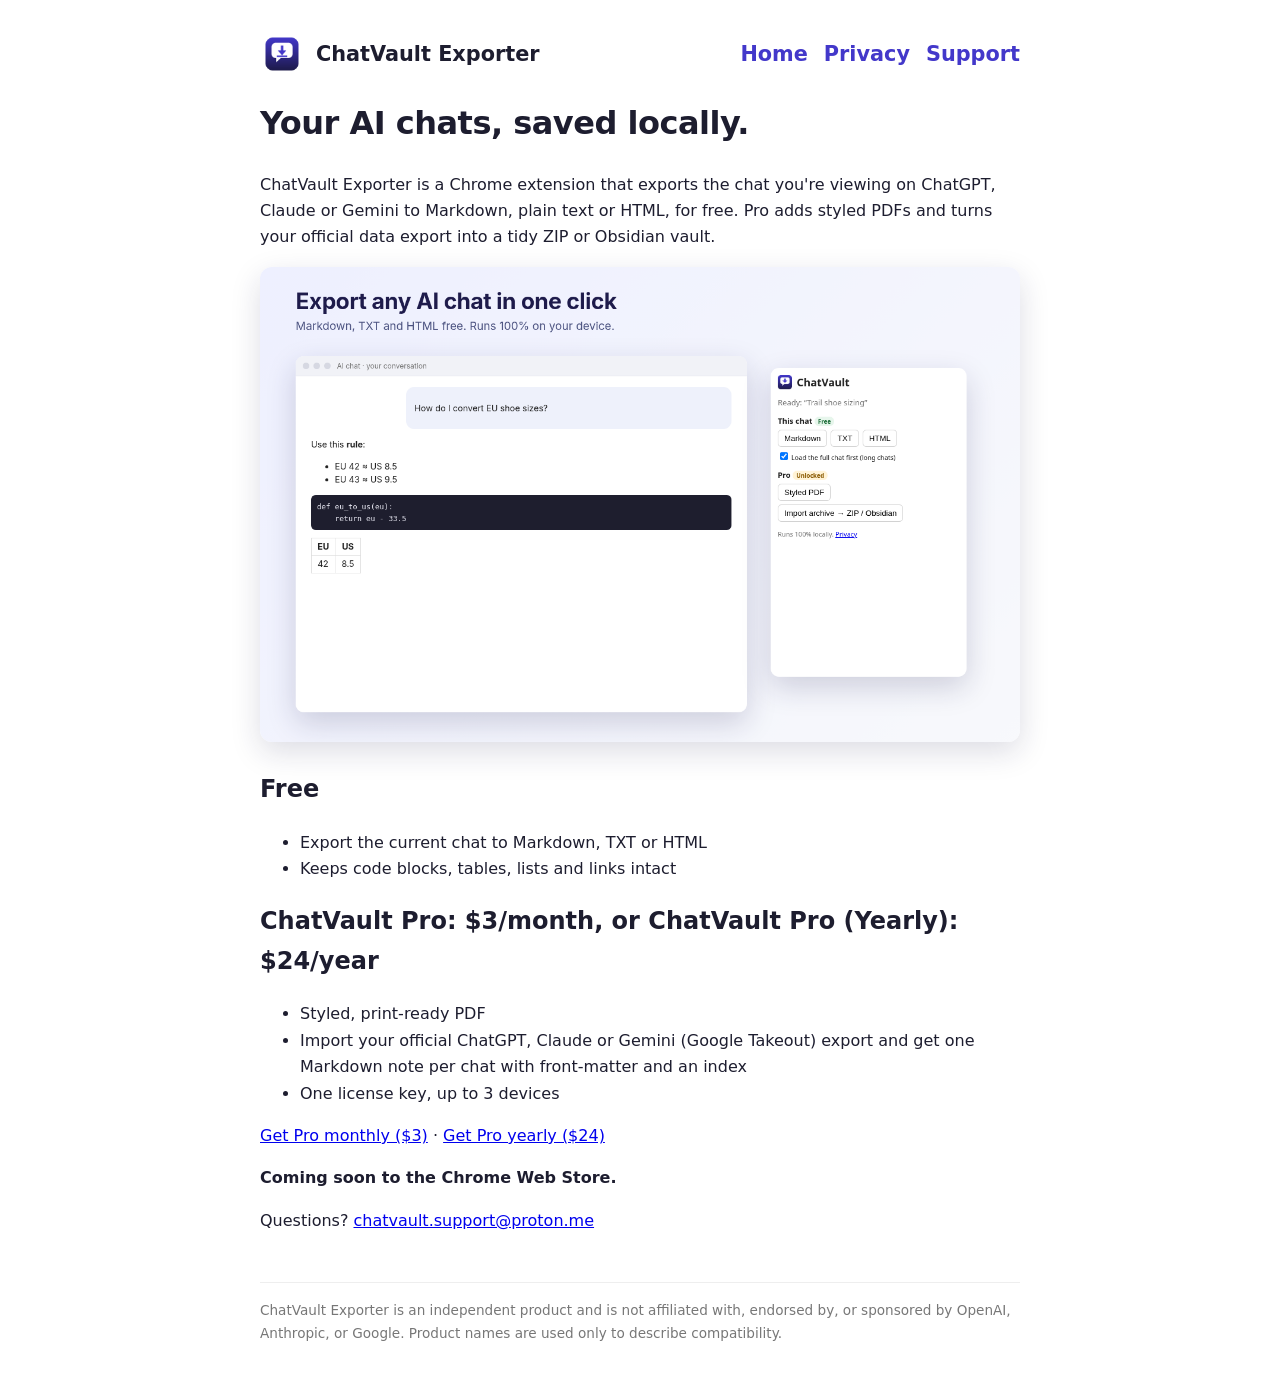
<file: index.html>
<!doctype html><html lang="en"><head><meta charset="utf-8"><meta name="viewport" content="width=device-width,initial-scale=1"><title>ChatVault Exporter – save your AI chats locally</title><meta name="description" content="Export AI chats to Markdown, TXT, HTML and PDF, and turn official data exports into an Obsidian vault. 100% local."><link rel="stylesheet" href="style.css"></head><body>
<header><img src="icon.png" alt=""><a href="index.html">ChatVault Exporter</a><nav><a href="index.html">Home</a><a href="privacy.html">Privacy</a><a href="support.html">Support</a></nav></header>
<h1>Your AI chats, saved locally.</h1>
<p>ChatVault Exporter is a Chrome extension that exports the chat you're viewing on ChatGPT, Claude or Gemini to Markdown, plain text or HTML, for free. Pro adds styled PDFs and turns your official data export into a tidy ZIP or Obsidian vault.</p>
<img class="hero" src="hero.png" alt="ChatVault popup next to an exported chat">
<h2>Free</h2><ul><li>Export the current chat to Markdown, TXT or HTML</li><li>Keeps code blocks, tables, lists and links intact</li></ul>
<h2>ChatVault Pro: $3/month, or ChatVault Pro (Yearly): $24/year</h2><ul><li>Styled, print-ready PDF</li><li>Import your official ChatGPT, Claude or Gemini (Google Takeout) export and get one Markdown note per chat with front-matter and an index</li><li>One license key, up to 3 devices</li></ul>
<p><a href="https://buy.polar.sh/polar_cl_SqvLqPn4a3kp5j9ViWpUzrkHgKATKRvWbSsgr0hEtD8">Get Pro monthly ($3)</a> · <a href="https://buy.polar.sh/polar_cl_AL5EKvsJsd3NmAB4xHmYnaCMmPVoWO6HN02Mu1D7235">Get Pro yearly ($24)</a></p>
<p id="store-cta"><strong>Coming soon to the Chrome Web Store.</strong></p>
<p>Questions? <a href="mailto:chatvault.support@proton.me">chatvault.support@proton.me</a></p>
<footer>ChatVault Exporter is an independent product and is not affiliated with, endorsed by, or sponsored by OpenAI, Anthropic, or Google. Product names are used only to describe compatibility.</footer></body></html>
</file>
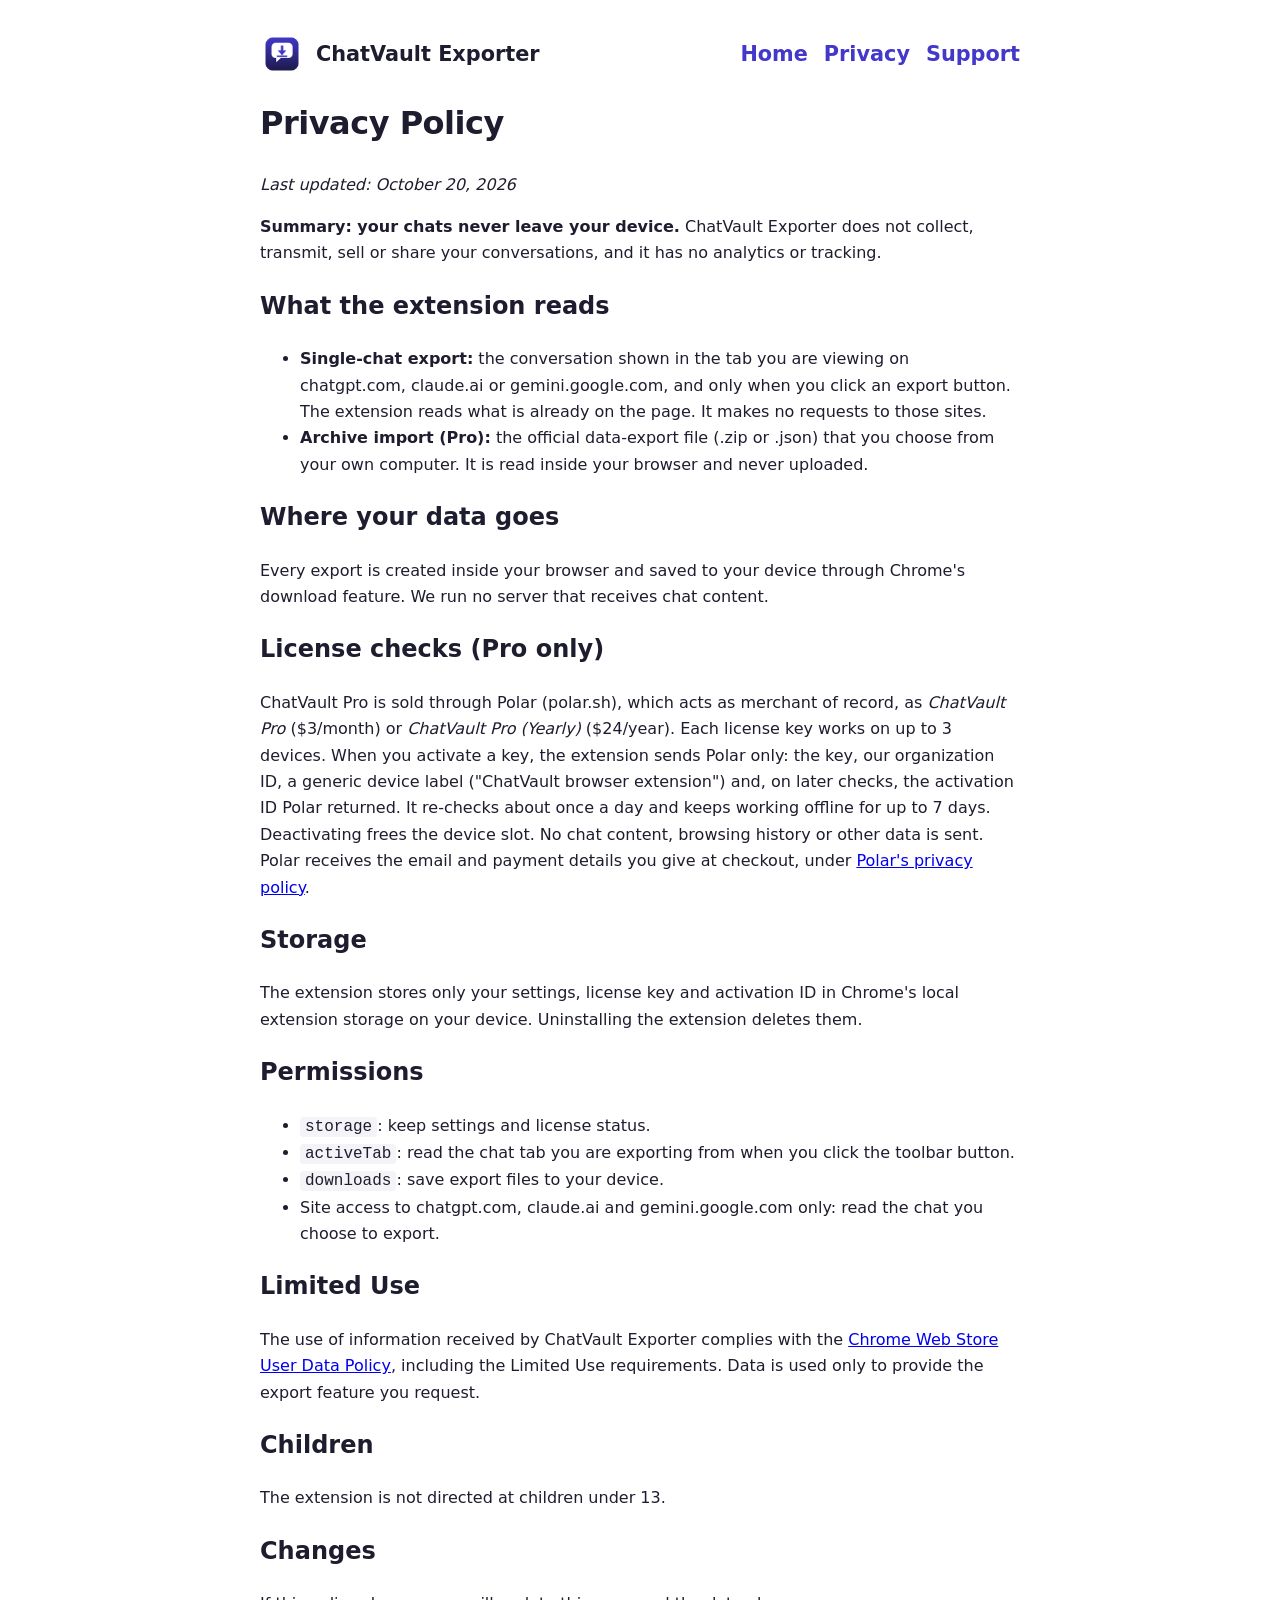
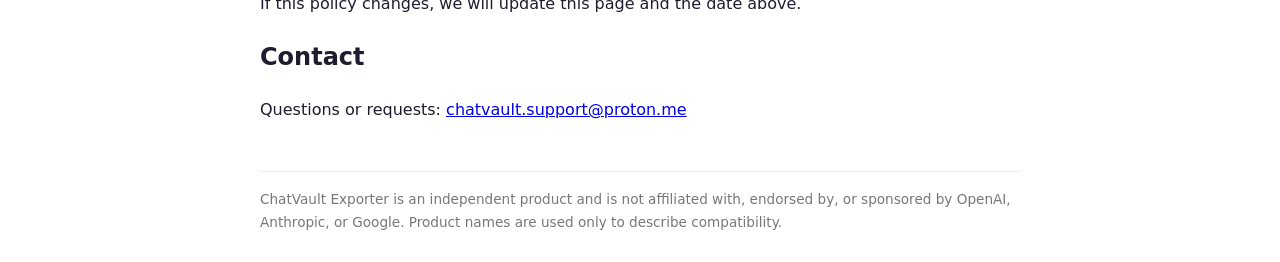
<file: privacy.html>
<!doctype html><html lang="en"><head><meta charset="utf-8"><meta name="viewport" content="width=device-width,initial-scale=1"><title>Privacy Policy – ChatVault Exporter</title><link rel="stylesheet" href="style.css"></head><body>
<header><img src="icon.png" alt=""><a href="index.html">ChatVault Exporter</a><nav><a href="index.html">Home</a><a href="privacy.html">Privacy</a><a href="support.html">Support</a></nav></header>
<h1>Privacy Policy</h1><p><em>Last updated: October 20, 2026</em></p>
<p><strong>Summary: your chats never leave your device.</strong> ChatVault Exporter does not collect, transmit, sell or share your conversations, and it has no analytics or tracking.</p>
<h2>What the extension reads</h2><ul>
<li><strong>Single-chat export:</strong> the conversation shown in the tab you are viewing on chatgpt.com, claude.ai or gemini.google.com, and only when you click an export button. The extension reads what is already on the page. It makes no requests to those sites.</li>
<li><strong>Archive import (Pro):</strong> the official data-export file (.zip or .json) that you choose from your own computer. It is read inside your browser and never uploaded.</li></ul>
<h2>Where your data goes</h2><p>Every export is created inside your browser and saved to your device through Chrome's download feature. We run no server that receives chat content.</p>
<h2>License checks (Pro only)</h2><p>ChatVault Pro is sold through Polar (polar.sh), which acts as merchant of record, as <em>ChatVault Pro</em> ($3/month) or <em>ChatVault Pro (Yearly)</em> ($24/year). Each license key works on up to 3 devices. When you activate a key, the extension sends Polar only: the key, our organization ID, a generic device label ("ChatVault browser extension") and, on later checks, the activation ID Polar returned. It re-checks about once a day and keeps working offline for up to 7 days. Deactivating frees the device slot. No chat content, browsing history or other data is sent. Polar receives the email and payment details you give at checkout, under <a href="https://polar.sh/legal/privacy">Polar's privacy policy</a>.</p>
<h2>Storage</h2><p>The extension stores only your settings, license key and activation ID in Chrome's local extension storage on your device. Uninstalling the extension deletes them.</p>
<h2>Permissions</h2><ul><li><code>storage</code>: keep settings and license status.</li><li><code>activeTab</code>: read the chat tab you are exporting from when you click the toolbar button.</li><li><code>downloads</code>: save export files to your device.</li><li>Site access to chatgpt.com, claude.ai and gemini.google.com only: read the chat you choose to export.</li></ul>
<h2>Limited Use</h2><p>The use of information received by ChatVault Exporter complies with the <a href="https://developer.chrome.com/docs/webstore/program-policies/limited-use">Chrome Web Store User Data Policy</a>, including the Limited Use requirements. Data is used only to provide the export feature you request.</p>
<h2>Children</h2><p>The extension is not directed at children under 13.</p>
<h2>Changes</h2><p>If this policy changes, we will update this page and the date above.</p>
<h2>Contact</h2><p>Questions or requests: <a href="mailto:chatvault.support@proton.me">chatvault.support@proton.me</a></p>
<footer>ChatVault Exporter is an independent product and is not affiliated with, endorsed by, or sponsored by OpenAI, Anthropic, or Google. Product names are used only to describe compatibility.</footer></body></html>
</file>
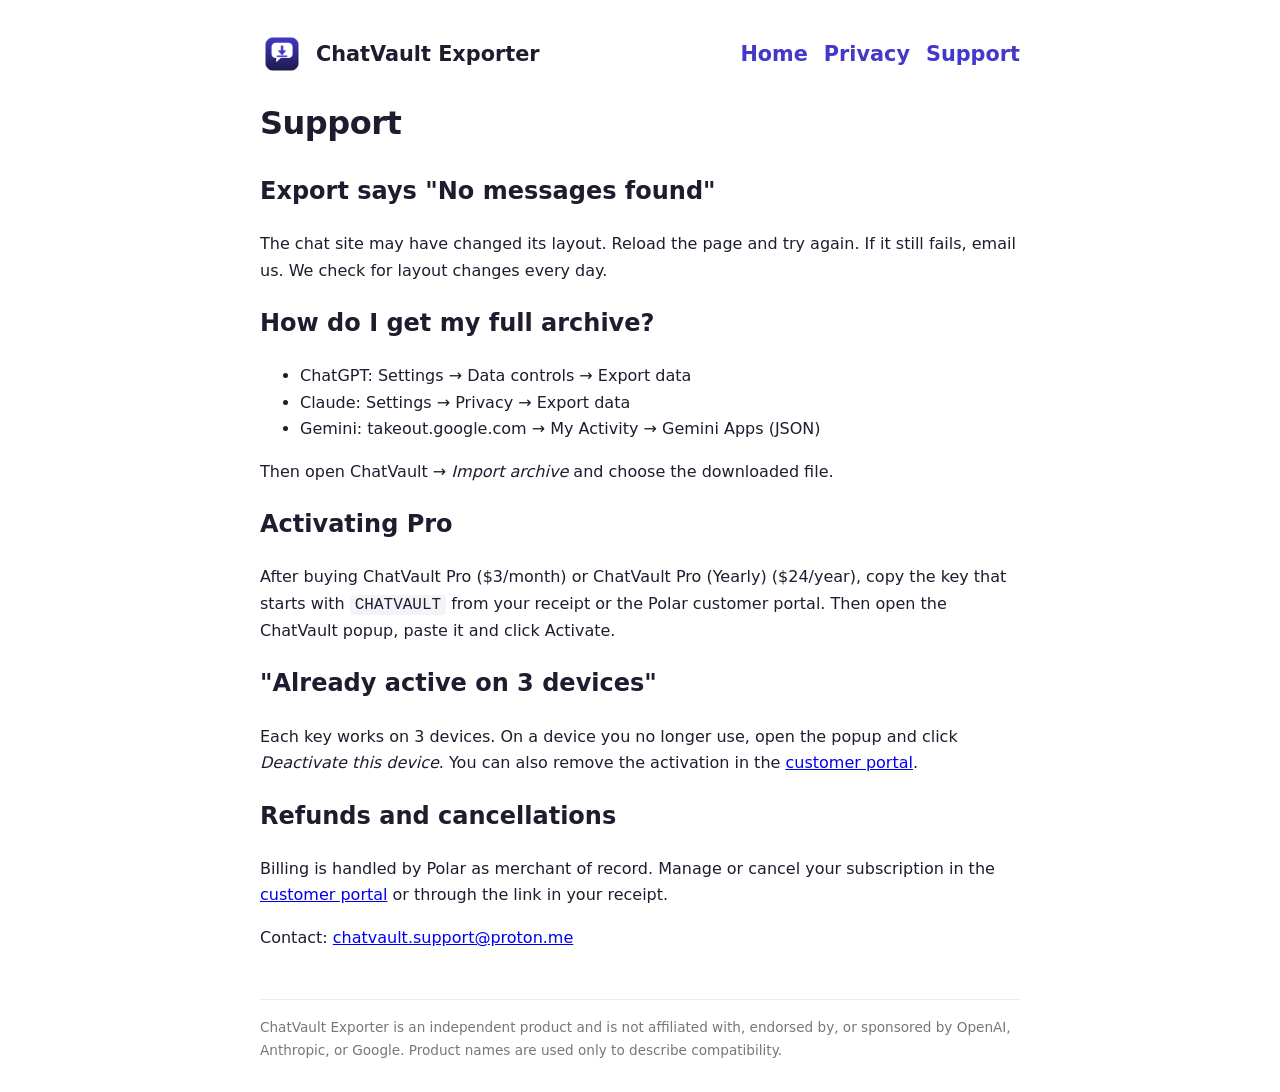
<file: support.html>
<!doctype html><html lang="en"><head><meta charset="utf-8"><meta name="viewport" content="width=device-width,initial-scale=1"><title>Support – ChatVault Exporter</title><link rel="stylesheet" href="style.css"></head><body>
<header><img src="icon.png" alt=""><a href="index.html">ChatVault Exporter</a><nav><a href="index.html">Home</a><a href="privacy.html">Privacy</a><a href="support.html">Support</a></nav></header>
<h1>Support</h1>
<h2>Export says "No messages found"</h2><p>The chat site may have changed its layout. Reload the page and try again. If it still fails, email us. We check for layout changes every day.</p>
<h2>How do I get my full archive?</h2><ul><li>ChatGPT: Settings → Data controls → Export data</li><li>Claude: Settings → Privacy → Export data</li><li>Gemini: takeout.google.com → My Activity → Gemini Apps (JSON)</li></ul><p>Then open ChatVault → <em>Import archive</em> and choose the downloaded file.</p>
<h2>Activating Pro</h2><p>After buying ChatVault Pro ($3/month) or ChatVault Pro (Yearly) ($24/year), copy the key that starts with <code>CHATVAULT</code> from your receipt or the Polar customer portal. Then open the ChatVault popup, paste it and click Activate.</p>
<h2>"Already active on 3 devices"</h2><p>Each key works on 3 devices. On a device you no longer use, open the popup and click <em>Deactivate this device</em>. You can also remove the activation in the <a href="https://polar.sh/chatvault-exporter/portal">customer portal</a>.</p>
<h2>Refunds and cancellations</h2><p>Billing is handled by Polar as merchant of record. Manage or cancel your subscription in the <a href="https://polar.sh/chatvault-exporter/portal">customer portal</a> or through the link in your receipt.</p>
<p>Contact: <a href="mailto:chatvault.support@proton.me">chatvault.support@proton.me</a></p>
<footer>ChatVault Exporter is an independent product and is not affiliated with, endorsed by, or sponsored by OpenAI, Anthropic, or Google. Product names are used only to describe compatibility.</footer></body></html>
</file>
<file: style.css>
body{font:16px/1.65 Inter,system-ui,-apple-system,Segoe UI,sans-serif;max-width:760px;margin:0 auto;padding:2rem 1.2rem;color:#1d1d2f}
header{display:flex;align-items:center;gap:12px}header img{width:44px;height:44px}header a{color:inherit;text-decoration:none;font-weight:800;font-size:1.3rem}
nav{margin-left:auto;font-size:.95rem}nav a{margin-left:1rem;color:#4338ca}h1{letter-spacing:-.5px}img.hero{width:100%;border-radius:12px;box-shadow:0 10px 30px rgba(30,27,75,.15)}
footer{margin-top:3rem;font-size:.85rem;color:#777;border-top:1px solid #eee;padding-top:1rem}code{background:#f3f3f8;padding:1px 5px;border-radius:4px}
</file>
